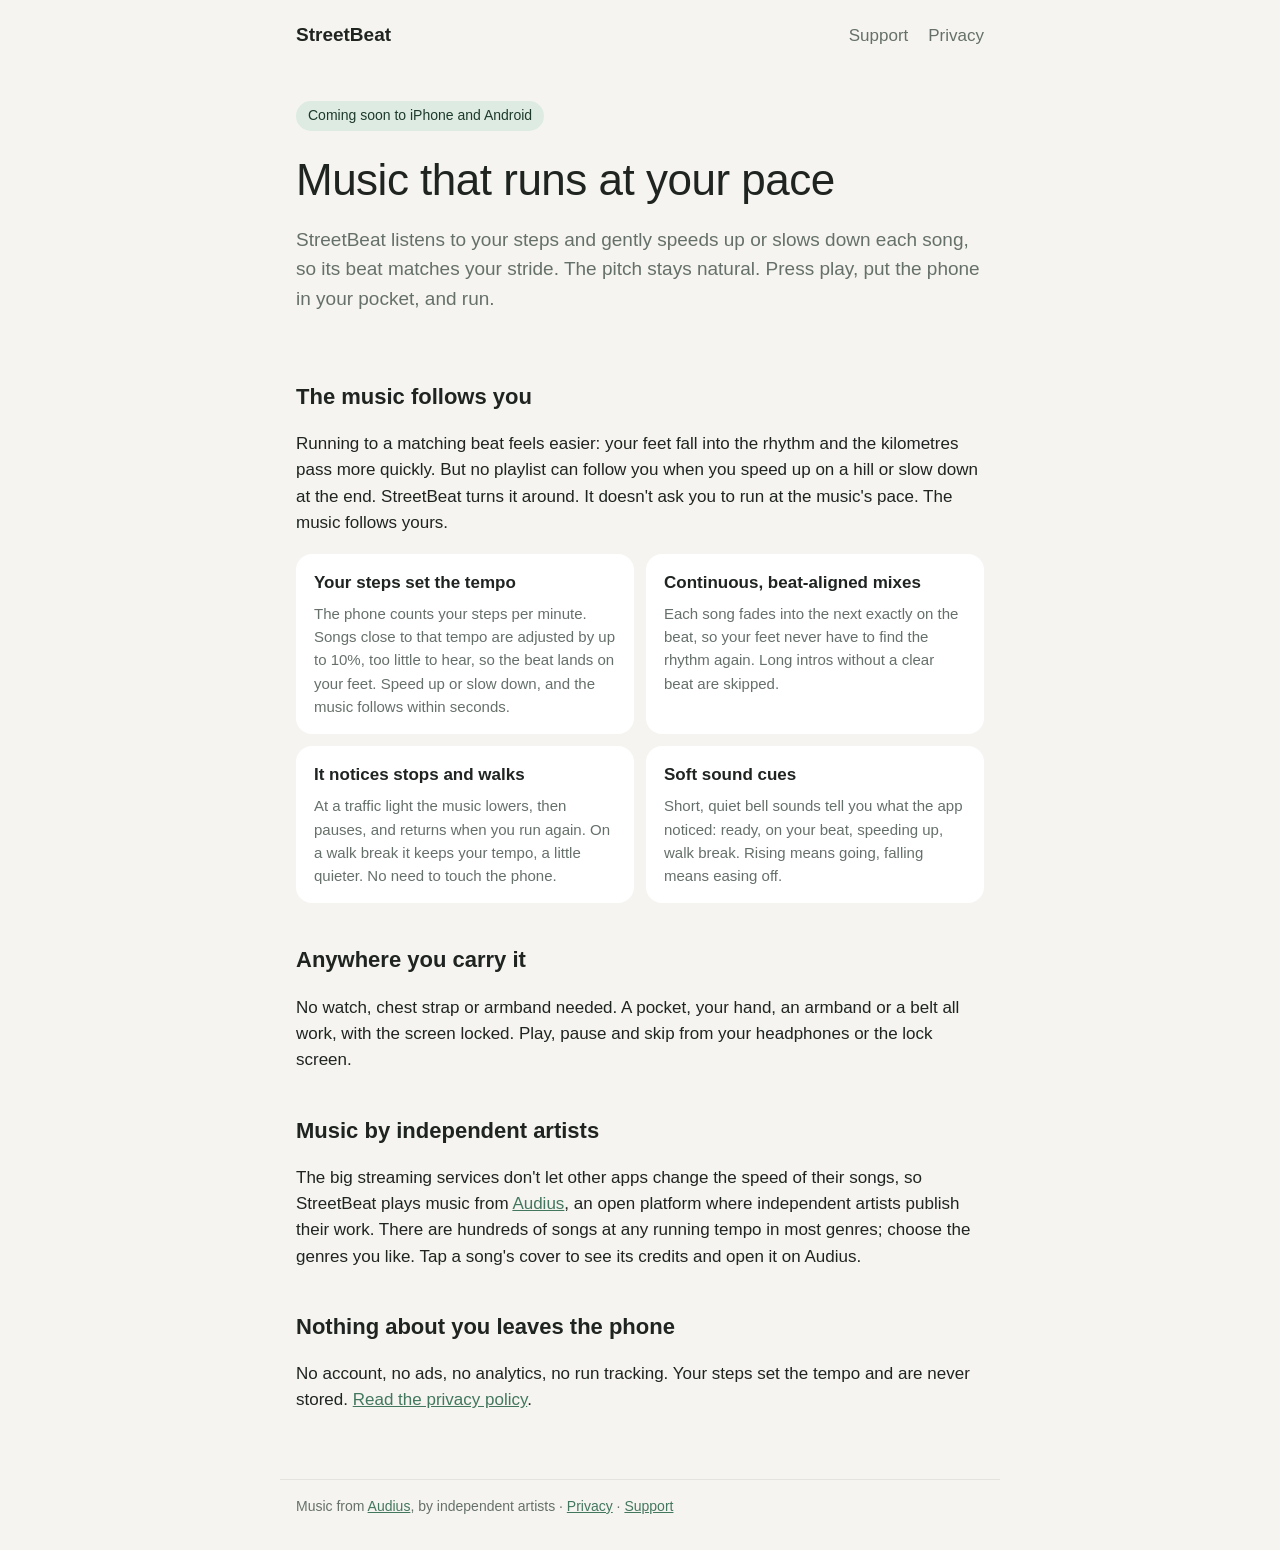
<file: index.html>
<!doctype html>
<html lang="en">
<head>
<meta charset="utf-8">
<meta name="viewport" content="width=device-width, initial-scale=1">
<title>StreetBeat · Music that runs at your pace</title>
<meta name="description" content="A music player for runners: the beat follows your steps.">
<link rel="stylesheet" href="style.css">
</head>
<body>
<header><nav><a class="name" href="index.html">StreetBeat</a><a href="support.html">Support</a><a href="privacy.html">Privacy</a></nav></header>
<main>
<section class="hero">
  <p class="soon">Coming soon to iPhone and Android</p>
  <h1>Music that runs at your pace</h1>
  <p class="lead">StreetBeat listens to your steps and gently speeds up or slows down each song, so its beat
    matches your stride. The pitch stays natural. Press play, put the phone in your pocket, and run.</p>
</section>

<section>
  <h2>The music follows you</h2>
  <p>Running to a matching beat feels easier: your feet fall into the rhythm and the kilometres pass more quickly.
    But no playlist can follow you when you speed up on a hill or slow down at the end. StreetBeat turns it around.
    It doesn't ask you to run at the music's pace. The music follows yours.</p>
  <div class="cards">
    <div class="card">
      <h3>Your steps set the tempo</h3>
      <p>The phone counts your steps per minute. Songs close to that tempo are adjusted by up to 10%, too little to
        hear, so the beat lands on your feet. Speed up or slow down, and the music follows within seconds.</p>
    </div>
    <div class="card">
      <h3>Continuous, beat-aligned mixes</h3>
      <p>Each song fades into the next exactly on the beat, so your feet never have to find the rhythm again.
        Long intros without a clear beat are skipped.</p>
    </div>
    <div class="card">
      <h3>It notices stops and walks</h3>
      <p>At a traffic light the music lowers, then pauses, and returns when you run again. On a walk break it keeps
        your tempo, a little quieter. No need to touch the phone.</p>
    </div>
    <div class="card">
      <h3>Soft sound cues</h3>
      <p>Short, quiet bell sounds tell you what the app noticed: ready, on your beat, speeding up, walk break.
        Rising means going, falling means easing off.</p>
    </div>
  </div>
</section>

<section>
  <h2>Anywhere you carry it</h2>
  <p>No watch, chest strap or armband needed. A pocket, your hand, an armband or a belt all work, with the screen
    locked. Play, pause and skip from your headphones or the lock screen.</p>
</section>

<section>
  <h2>Music by independent artists</h2>
  <p>The big streaming services don't let other apps change the speed of their songs, so StreetBeat plays music from
    <a href="https://audius.co">Audius</a>, an open platform where independent artists publish their work. There are
    hundreds of songs at any running tempo in most genres; choose the genres you like. Tap a song's cover to see its
    credits and open it on Audius.</p>
</section>

<section>
  <h2>Nothing about you leaves the phone</h2>
  <p>No account, no ads, no analytics, no run tracking. Your steps set the tempo and are never stored.
    <a href="privacy.html">Read the privacy policy</a>.</p>
</section>

</main>
<footer>Music from <a href="https://audius.co">Audius</a>, by independent artists · <a href="privacy.html">Privacy</a> · <a href="support.html">Support</a></footer>
</body>
</html>
</file>
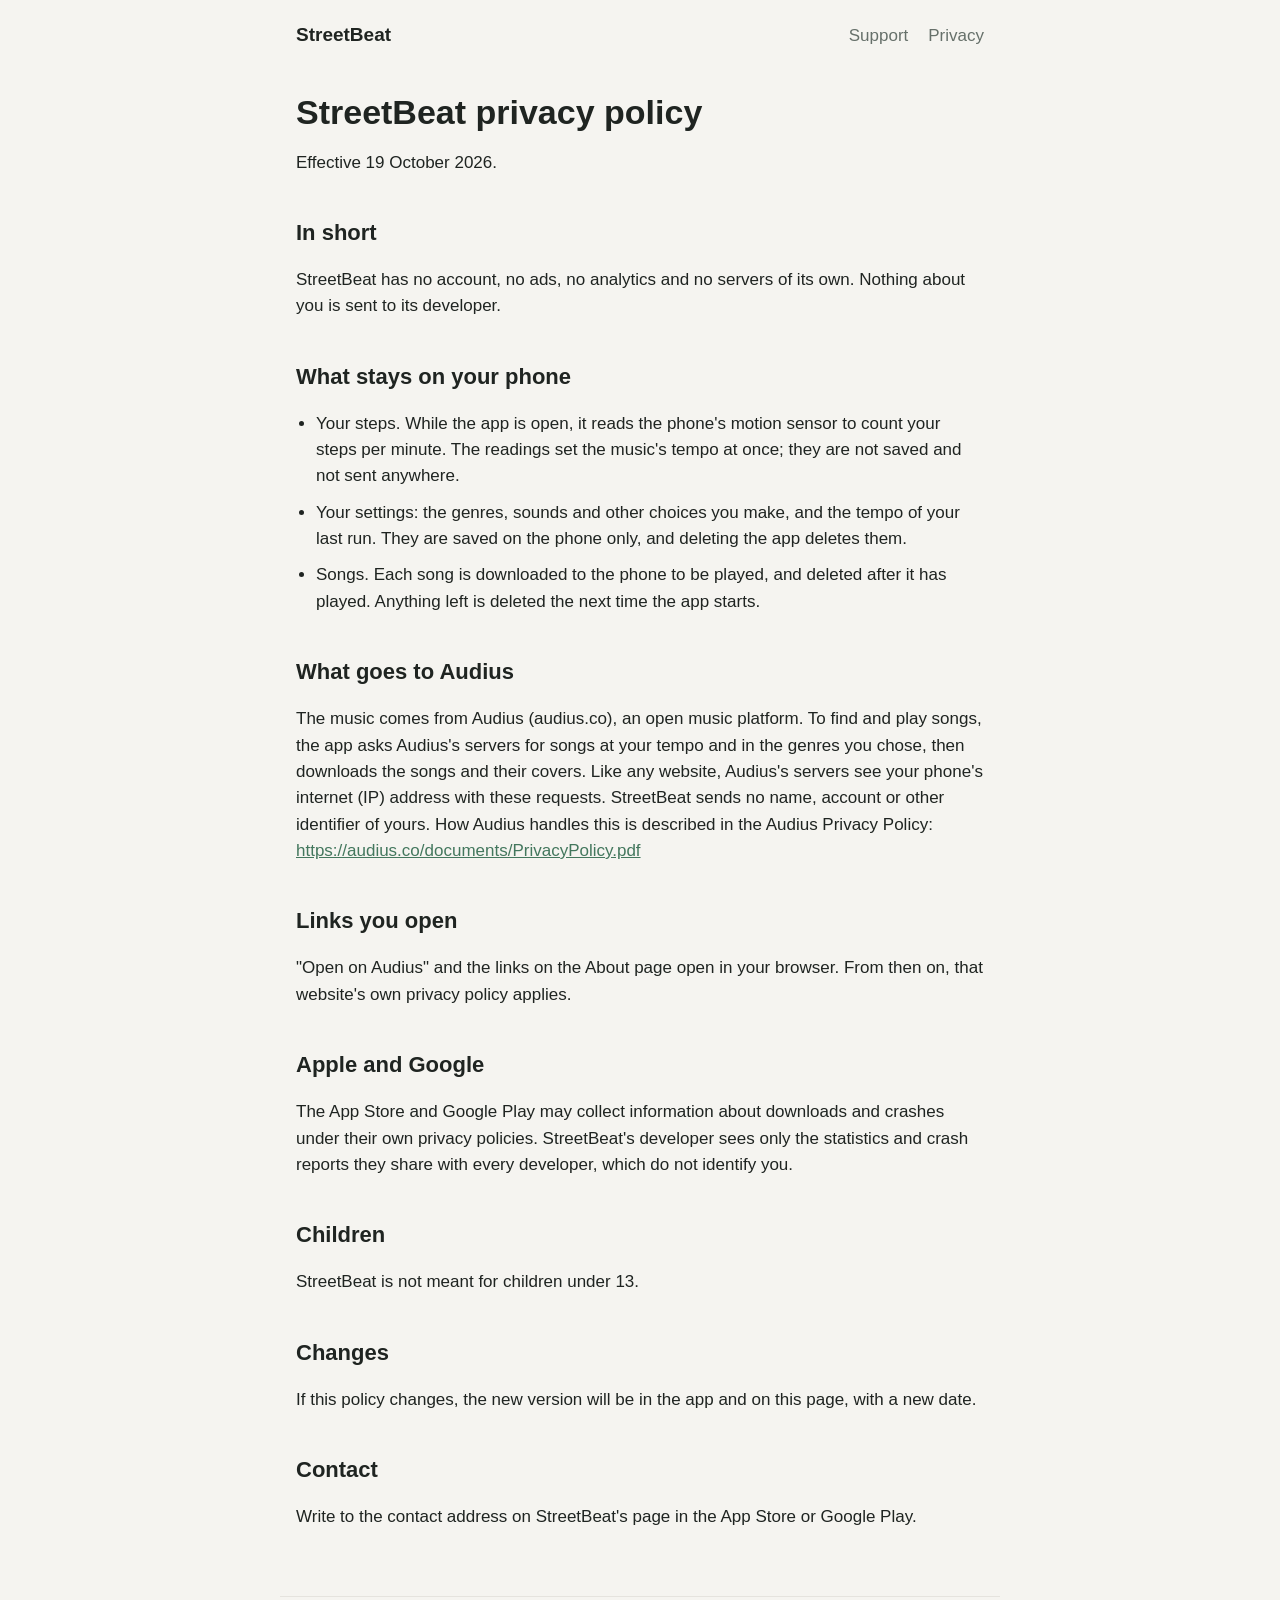
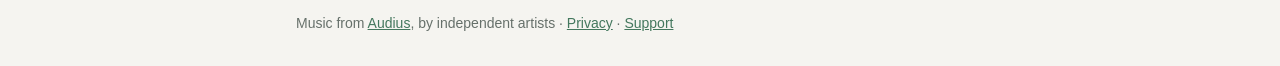
<file: privacy.html>
<!doctype html>
<html lang="en">
<head>
<meta charset="utf-8">
<meta name="viewport" content="width=device-width, initial-scale=1">
<title>Privacy policy · StreetBeat</title>
<meta name="description" content="A music player for runners: the beat follows your steps.">
<link rel="stylesheet" href="style.css">
</head>
<body>
<header><nav><a class="name" href="index.html">StreetBeat</a><a href="support.html">Support</a><a href="privacy.html">Privacy</a></nav></header>
<main>
<h1>StreetBeat privacy policy</h1>
<p>Effective 19 October 2026.</p>
<h2>In short</h2>
<p>StreetBeat has no account, no ads, no analytics and no servers of its own. Nothing about you is sent to its developer.</p>
<h2>What stays on your phone</h2>
<ul>
<li>Your steps. While the app is open, it reads the phone's motion sensor to count your steps per minute. The readings set the music's tempo at once; they are not saved and not sent anywhere.</li>
<li>Your settings: the genres, sounds and other choices you make, and the tempo of your last run. They are saved on the phone only, and deleting the app deletes them.</li>
<li>Songs. Each song is downloaded to the phone to be played, and deleted after it has played. Anything left is deleted the next time the app starts.</li>
</ul>
<h2>What goes to Audius</h2>
<p>The music comes from Audius (audius.co), an open music platform. To find and play songs, the app asks Audius's servers for songs at your tempo and in the genres you chose, then downloads the songs and their covers. Like any website, Audius's servers see your phone's internet (IP) address with these requests. StreetBeat sends no name, account or other identifier of yours. How Audius handles this is described in the Audius Privacy Policy: <a href="https://audius.co/documents/PrivacyPolicy.pdf">https://audius.co/documents/PrivacyPolicy.pdf</a></p>
<h2>Links you open</h2>
<p>"Open on Audius" and the links on the About page open in your browser. From then on, that website's own privacy policy applies.</p>
<h2>Apple and Google</h2>
<p>The App Store and Google Play may collect information about downloads and crashes under their own privacy policies. StreetBeat's developer sees only the statistics and crash reports they share with every developer, which do not identify you.</p>
<h2>Children</h2>
<p>StreetBeat is not meant for children under 13.</p>
<h2>Changes</h2>
<p>If this policy changes, the new version will be in the app and on this page, with a new date.</p>
<h2>Contact</h2>
<p>Write to the contact address on StreetBeat's page in the App Store or Google Play.</p>
</main>
<footer>Music from <a href="https://audius.co">Audius</a>, by independent artists · <a href="privacy.html">Privacy</a> · <a href="support.html">Support</a></footer>
</body>
</html>
</file>
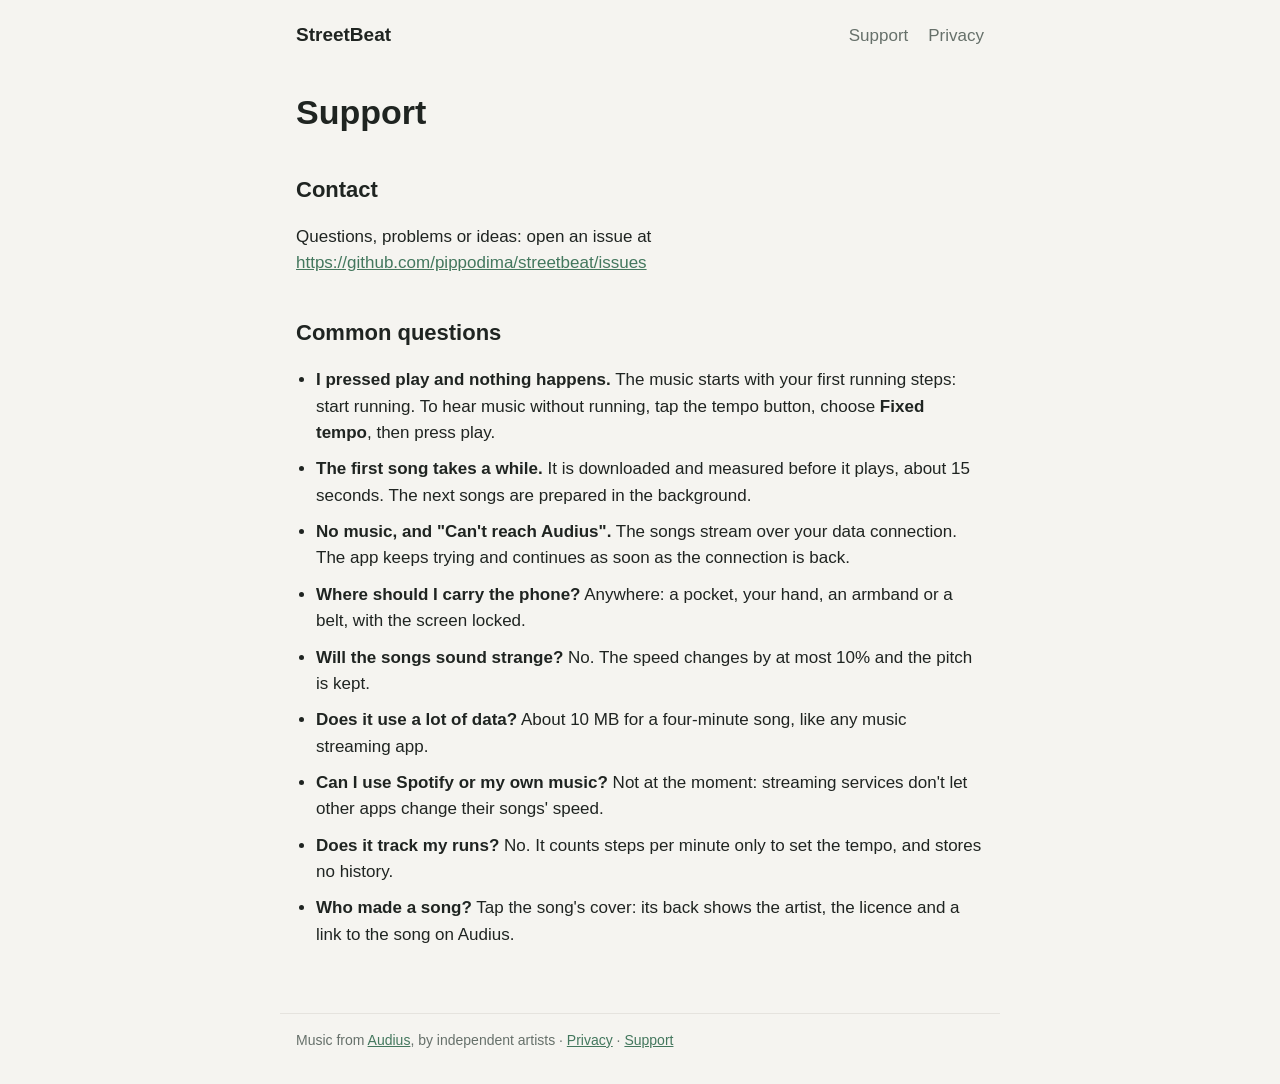
<file: support.html>
<!doctype html>
<html lang="en">
<head>
<meta charset="utf-8">
<meta name="viewport" content="width=device-width, initial-scale=1">
<title>Support · StreetBeat</title>
<meta name="description" content="A music player for runners: the beat follows your steps.">
<link rel="stylesheet" href="style.css">
</head>
<body>
<header><nav><a class="name" href="index.html">StreetBeat</a><a href="support.html">Support</a><a href="privacy.html">Privacy</a></nav></header>
<main>
<h1>Support</h1>
<h2>Contact</h2>
<p>Questions, problems or ideas: open an issue at <a href="https://github.com/pippodima/streetbeat/issues">https://github.com/pippodima/streetbeat/issues</a></p>
<h2>Common questions</h2>
<ul>
<li><strong>I pressed play and nothing happens.</strong> The music starts with your first running steps: start running. To hear music without running, tap the tempo button, choose <strong>Fixed tempo</strong>, then press play.</li>
<li><strong>The first song takes a while.</strong> It is downloaded and measured before it plays, about 15 seconds. The next songs are prepared in the background.</li>
<li><strong>No music, and "Can't reach Audius".</strong> The songs stream over your data connection. The app keeps trying and continues as soon as the connection is back.</li>
<li><strong>Where should I carry the phone?</strong> Anywhere: a pocket, your hand, an armband or a belt, with the screen locked.</li>
<li><strong>Will the songs sound strange?</strong> No. The speed changes by at most 10% and the pitch is kept.</li>
<li><strong>Does it use a lot of data?</strong> About 10 MB for a four-minute song, like any music streaming app.</li>
<li><strong>Can I use Spotify or my own music?</strong> Not at the moment: streaming services don't let other apps change their songs' speed.</li>
<li><strong>Does it track my runs?</strong> No. It counts steps per minute only to set the tempo, and stores no history.</li>
<li><strong>Who made a song?</strong> Tap the song's cover: its back shows the artist, the licence and a link to the song on Audius.</li>
</ul>
</main>
<footer>Music from <a href="https://audius.co">Audius</a>, by independent artists · <a href="privacy.html">Privacy</a> · <a href="support.html">Support</a></footer>
</body>
</html>
</file>
<file: style.css>
/* The app's palette (app/lib/theme.dart): warm off-white or soft charcoal, white cards, one sage accent. */
:root {
  --page: #F5F4F0; --card: #FFFFFF; --text: #1F2421; --quiet: #66706A; --line: #E5E3DE;
  --accent: #43775D; --wash: #DDEBE3; --on-wash: #1D3A2B;
}
@media (prefers-color-scheme: dark) {
  :root {
    --page: #121413; --card: #1E211F; --text: #E9ECE9; --quiet: #A0A7A2; --line: #2B2F2D;
    --accent: #9CCBB1; --wash: #263A30; --on-wash: #CDE6D7;
  }
}

* { box-sizing: border-box; }
body {
  margin: 0; background: var(--page); color: var(--text);
  font: 17px/1.55 -apple-system, BlinkMacSystemFont, "Segoe UI", Roboto, Helvetica, Arial, sans-serif;
}
a { color: var(--accent); }
header, main, footer { max-width: 720px; margin: 0 auto; padding: 0 16px; }

header nav { display: flex; gap: 20px; align-items: baseline; padding: 20px 0; }
header nav a { color: var(--quiet); text-decoration: none; }
header nav a.name { color: var(--text); font-weight: 600; font-size: 19px; margin-right: auto; }

main { padding-bottom: 48px; }
h1 { font-size: 34px; line-height: 1.15; font-weight: 600; margin: 24px 0 12px; }
h2 { font-size: 22px; font-weight: 600; margin: 40px 0 8px; }
h3 { font-size: 17px; font-weight: 600; margin: 0 0 6px; }
ul { padding-left: 20px; }
li { margin-bottom: 10px; }

.hero { padding: 32px 0 8px; }
.hero h1 { font-size: 44px; font-weight: 300; letter-spacing: -0.5px; }
.lead { font-size: 19px; color: var(--quiet); }
.soon {
  display: inline-block; margin: 0; padding: 4px 12px; border-radius: 999px;
  background: var(--wash); color: var(--on-wash); font-size: 14px;
}

.cards { display: grid; grid-template-columns: repeat(auto-fit, minmax(260px, 1fr)); gap: 12px; margin-top: 16px; }
.card { background: var(--card); border-radius: 16px; padding: 16px 18px; }
.card p { margin: 0; color: var(--quiet); font-size: 15px; }

footer { border-top: 1px solid var(--line); padding-top: 16px; padding-bottom: 32px; color: var(--quiet); font-size: 14px; }

@media (max-width: 480px) {
  .hero h1 { font-size: 34px; }
  h1 { font-size: 28px; }
}
</file>
